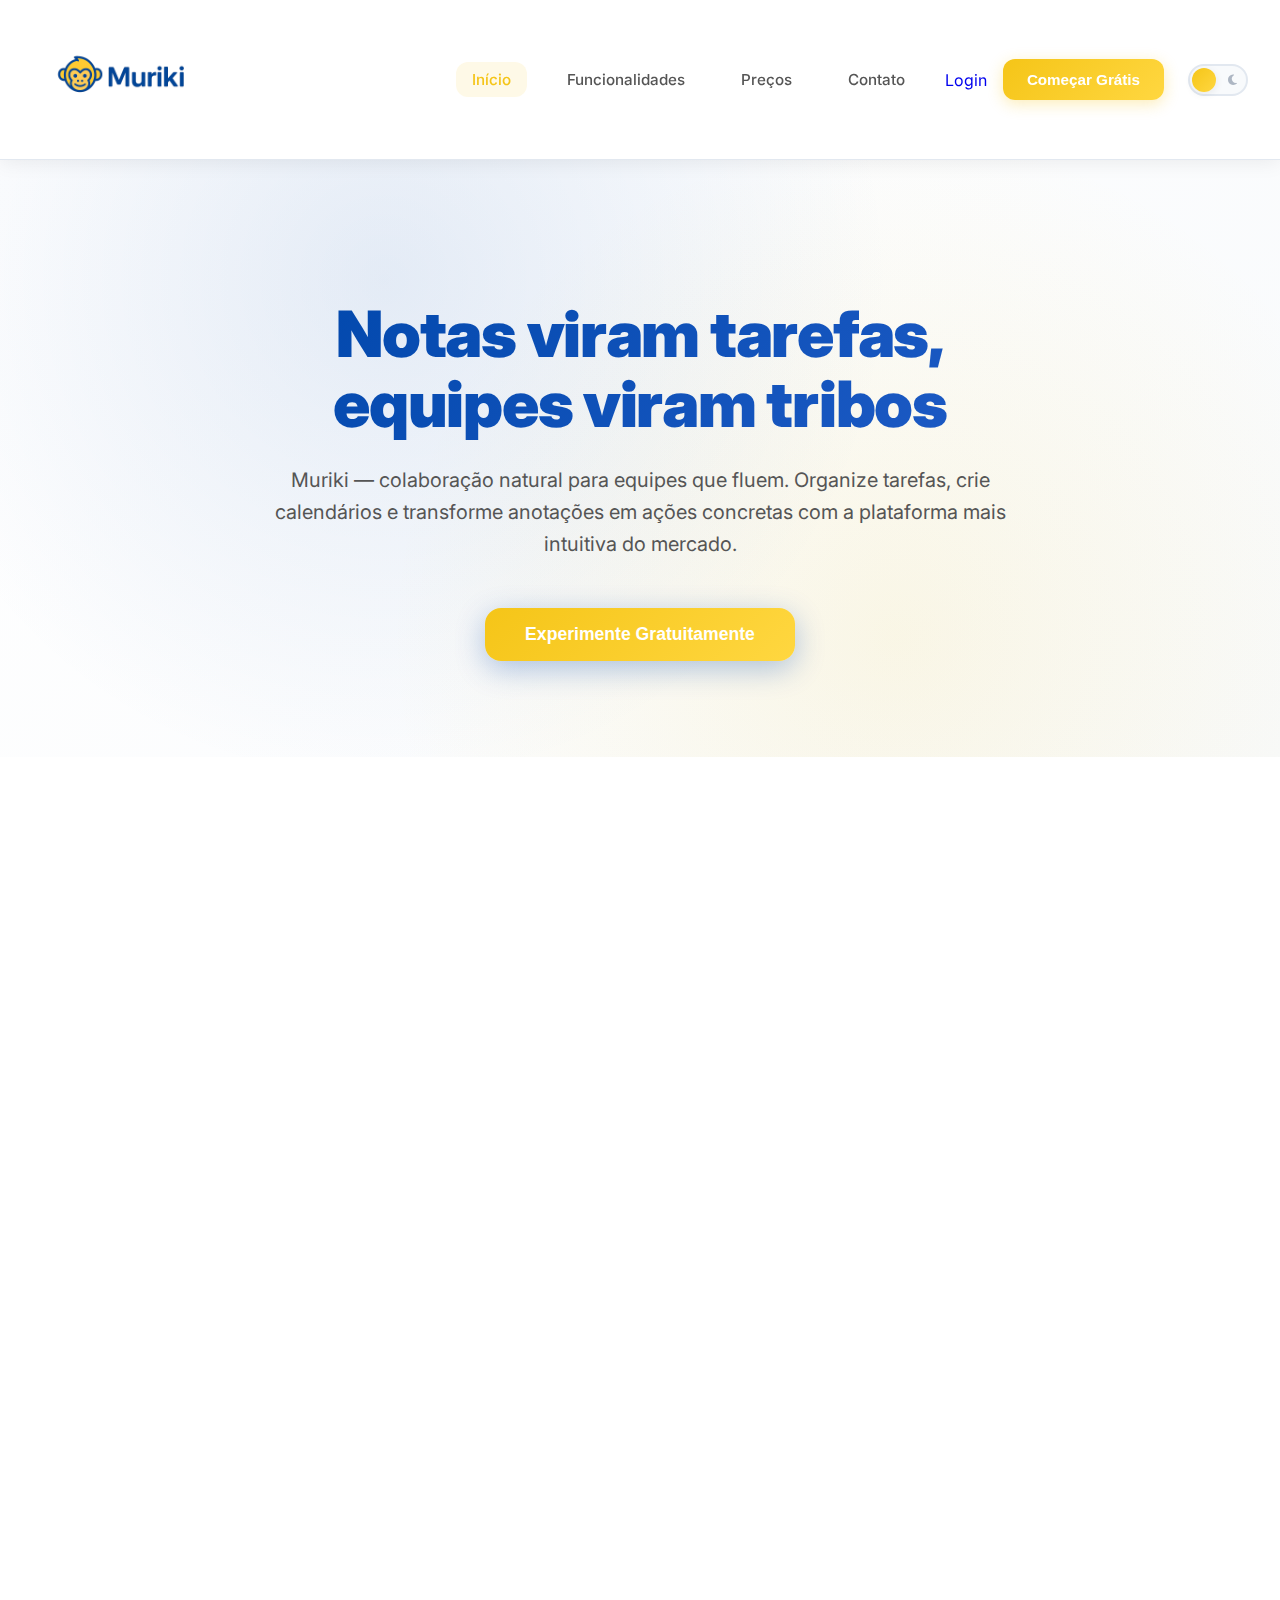
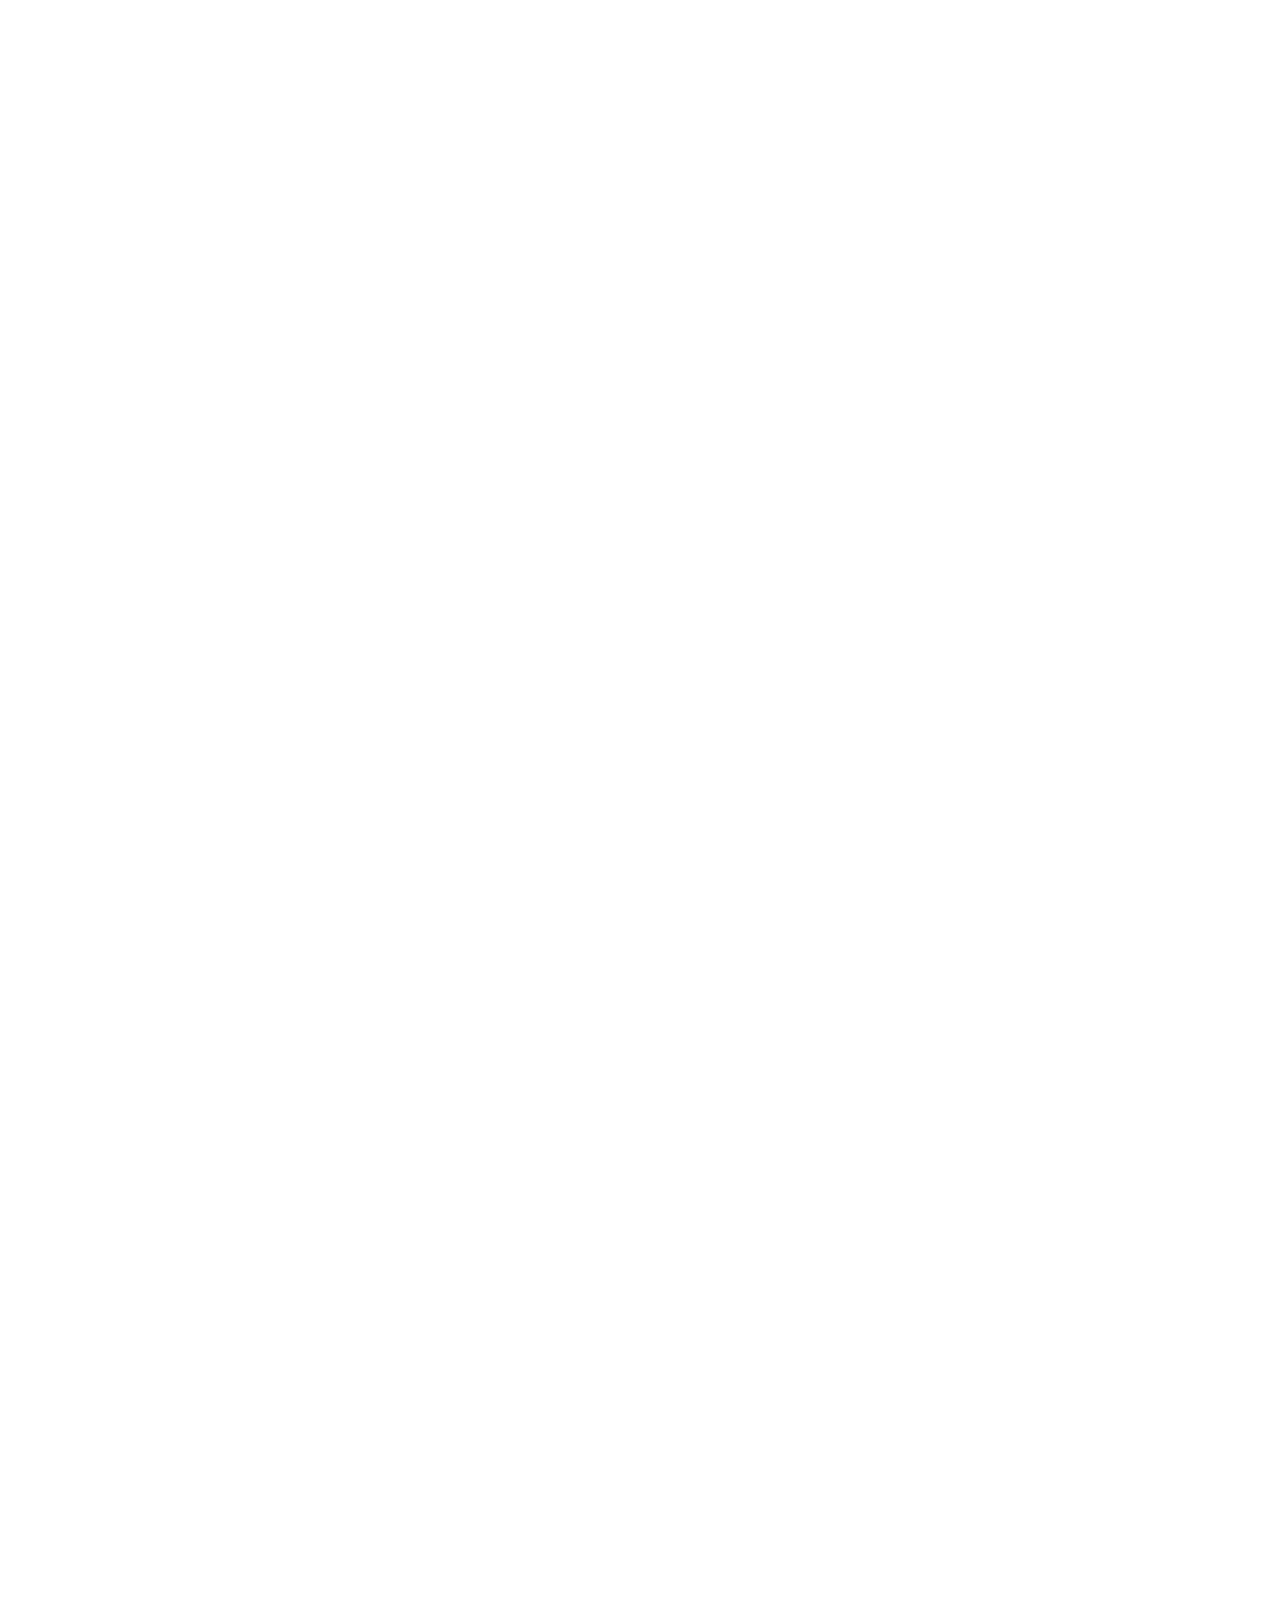
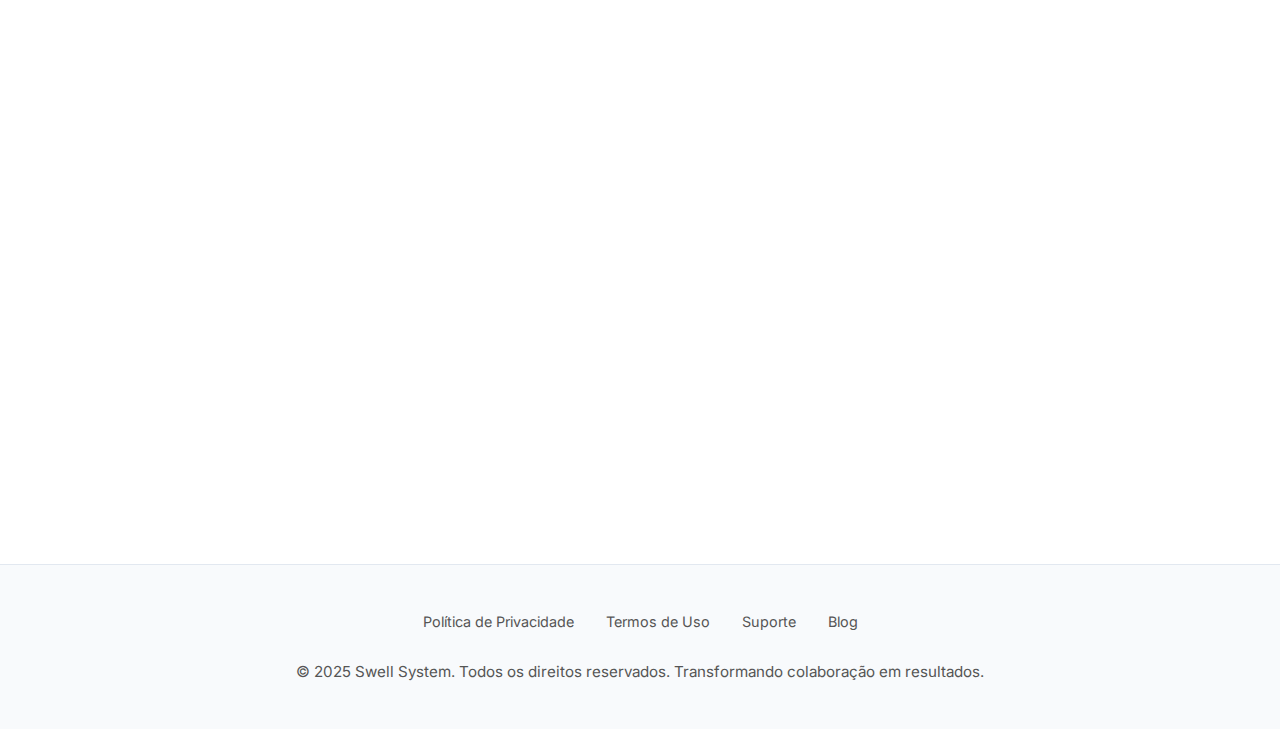
<file: index.html>
<!DOCTYPE html>
<html lang="pt-BR">

<head>
    <meta charset="UTF-8" />
    <meta name="viewport" content="width=device-width, initial-scale=1" />
    <title>Muriki — Notas viram tarefas, equipes viram tribos</title>
    <link rel="icon" href="./assets/favicon_fancy.ico" type="image/x-icon" />

    <!-- Fontes modernas -->
    <link href="https://fonts.googleapis.com/css2?family=Inter:wght@300;400;500;600;700;800;900&display=swap"
        rel="stylesheet" />
    <link href="https://cdnjs.cloudflare.com/ajax/libs/font-awesome/6.4.0/css/all.min.css" rel="stylesheet" />

    <style>
        /* RESET BÁSICO */
        *,
        *::before,
        *::after {
            box-sizing: border-box;
        }

        a {
            text-decoration: none;
        }

        body {
            margin: 0;
            font-family: 'Inter', sans-serif;
            background: var(--bg);
            color: var(--text);
            -webkit-font-smoothing: antialiased;
            -moz-osx-font-smoothing: grayscale;
            transition: background-color 0.3s ease, color 0.3s ease;
            min-height: 100vh;
            display: flex;
            flex-direction: column;
            overflow-x: hidden;
        }

        :root {
            /* LIGHT MODE */
            --primary: #0047ab;
            --primary-light: #1e5bc6;
            --primary-dark: #003285;
            --accent: #f5c518;
            --accent-light: #ffd740;
            --accent-dark: #e6b800;
            --text: #1a1a1a;
            --text-muted: #555555;
            --text-light: #777777;
            --bg: #ffffff;
            --bg-alt: #f8fafc;
            --bg-card: #ffffff;
            --radius: 12px;
            --radius-lg: 16px;
            --shadow: rgba(0, 0, 0, 0.08);
            --shadow-lg: rgba(0, 0, 0, 0.15);
            --border-color: #e2e8f0;
            --gradient-primary: linear-gradient(135deg, #0047ab 0%, #1e5bc6 100%);
            --gradient-accent: linear-gradient(135deg, #f5c518 0%, #ffd740 100%);
            --gradient-card: linear-gradient(135deg, #ffffff 0%, #f8fafc 100%);
        }

        body.dark {
            /* DARK MODE */
            --primary: #4dabf7;
            --primary-light: #74c0fc;
            --primary-dark: #339af0;
            --accent: #ffd740;
            --accent-light: #ffeb3b;
            --accent-dark: #ffc107;
            --text: #f0f0f0;
            --text-muted: #a0a0a0;
            --text-light: #888888;
            --bg: #0a0a0a;
            --bg-alt: #111111;
            --bg-card: #1a1a1a;
            --shadow: rgba(0, 0, 0, 0.3);
            --shadow-lg: rgba(0, 0, 0, 0.5);
            --border-color: #2a2a2a;
            --gradient-primary: linear-gradient(135deg, #4dabf7 0%, #74c0fc 100%);
            --gradient-accent: linear-gradient(135deg, #ffd740 0%, #ffeb3b 100%);
            --gradient-card: linear-gradient(135deg, #1a1a1a 0%, #222222 100%);
        }

        /* ANIMAÇÕES */
        @keyframes fadeInUp {
            from {
                opacity: 0;
                transform: translateY(30px);
            }

            to {
                opacity: 1;
                transform: translateY(0);
            }
        }

        @keyframes pulse {

            0%,
            100% {
                transform: scale(1);
            }

            50% {
                transform: scale(1.05);
            }
        }

        @keyframes shimmer {
            0% {
                background-position: -200px 0;
            }

            100% {
                background-position: calc(200px + 100%) 0;
            }
        }

        .animate-fade-in {
            animation: fadeInUp 0.6s ease-out;
        }

        .animate-pulse {
            animation: pulse 2s infinite;
        }

        /* HEADER */
        header {
            display: flex;
            justify-content: space-between;
            align-items: center;
            padding: 1rem 2rem;
            background: rgba(255, 255, 255, 0.95);
            backdrop-filter: blur(10px);
            box-shadow: 0 1px 20px var(--shadow);
            position: sticky;
            top: 0;
            z-index: 100;
            border-bottom: 1px solid var(--border-color);
        }

        body.dark header {
            background: rgba(10, 10, 10, 0.95);
        }

        .logo {
            font-weight: 900;
            font-size: 1.8rem;
            background: var(--gradient-primary);
            -webkit-background-clip: text;
            -webkit-text-fill-color: transparent;
            background-clip: text;
            letter-spacing: -0.02em;
            user-select: none;
            transition: all 0.3s ease;
        }

        .logo:hover {
            transform: scale(1.05);
        }


        .logo img {
            height: 120px;
        }

        .header-right {
            display: flex;
            align-items: center;
            gap: 1.5rem;
        }

        nav {
            display: flex;
            align-items: center;
            gap: 1.5rem;
        }

        nav a {
            color: var(--text-muted);
            font-weight: 500;
            font-size: 0.95rem;
            padding: 0.5rem 1rem;
            border-radius: var(--radius);
            transition: all 0.3s ease;
            position: relative;
            white-space: nowrap;
            text-decoration: none;
        }

        nav a:hover,
        nav a.active {
            color: var(--accent);
            background: rgba(245, 197, 24, 0.1);
            text-decoration: none;

        }

        body.dark nav a:hover,
        body.dark nav a.active {
            color: var(--accent);
            background: rgba(255, 215, 64, 0.1);
        }

        .auth-actions {
            display: flex;
            align-items: center;
            gap: 1rem;
        }

        /* MOBILE MENU */
        .mobile-menu-toggle {
            display: none;
            background: none;
            border: none;
            color: var(--text);
            font-size: 1.5rem;
            cursor: pointer;
            padding: 0.5rem;
            border-radius: var(--radius);
            transition: all 0.3s ease;
            z-index: 101;
        }

        .mobile-menu-toggle:hover {
            background: var(--bg-alt);
            color: var(--accent);
        }

        .mobile-menu {
            display: none;
            position: absolute;
            top: 100%;
            left: 0;
            right: 0;
            background: var(--bg-card);
            border-top: 1px solid var(--border-color);
            box-shadow: 0 4px 20px var(--shadow-lg);
            padding: 1rem;
            z-index: 99;
            border-radius: 0 0 var(--radius-lg) var(--radius-lg);
            backdrop-filter: blur(10px);
        }

        .mobile-menu.active {
            display: block;
            animation: slideDown 0.3s ease-out;
        }

        @keyframes slideDown {
            from {
                opacity: 0;
                transform: translateY(-10px);
            }

            to {
                opacity: 1;
                transform: translateY(0);
            }
        }

        .mobile-nav {
            display: flex;
            flex-direction: column;
            gap: 0.5rem;
            margin-bottom: 1rem;
        }

        .mobile-nav a {
            color: var(--text-muted);
            font-weight: 500;
            font-size: 1rem;
            padding: 0.875rem 1rem;
            border-radius: var(--radius);
            transition: all 0.3s ease;
            text-align: center;
            border: 1px solid transparent;
        }

        .mobile-nav a:hover,
        .mobile-nav a.active {
            color: var(--accent);
            background: rgba(245, 197, 24, 0.1);
            border-color: var(--accent);
            transform: translateX(4px);
        }

        body.dark .mobile-nav a:hover,
        body.dark .mobile-nav a.active {
            color: var(--accent);
            background: rgba(255, 215, 64, 0.1);
            border-color: var(--accent);
        }

        .mobile-auth {
            display: flex;
            flex-direction: column;
            gap: 0.75rem;
            padding-top: 1rem;
            border-top: 1px solid var(--border-color);
        }

        .mobile-auth a {
            text-align: center;
            padding: 0.75rem 1rem;
            color: var(--text-muted);
            font-weight: 500;
            border-radius: var(--radius);
            transition: all 0.3s ease;
            text-decoration: none;
        }

        .mobile-auth a:hover {
            color: var(--accent);
            background: rgba(245, 197, 24, 0.1);
            text-decoration: none;
        }

        body.dark .mobile-auth a:hover {
            color: var(--accent);
            background: rgba(255, 215, 64, 0.1);
        }

        .mobile-auth button {
            text-align: center;
            padding: 0.875rem 1rem;
            width: 100%;
        }

        .mobile-auth .toggle-switch {
            align-self: center;
            margin-top: 0.5rem;
        }

        .btn-primary {
            background: var(--gradient-accent);
            border: none;
            color: var(--bg);
            font-weight: 600;
            padding: 0.75rem 1.5rem;
            border-radius: var(--radius);
            cursor: pointer;
            font-size: 0.95rem;
            transition: all 0.3s ease;
            box-shadow: 0 4px 15px rgba(245, 197, 24, 0.3);
            position: relative;
            overflow: hidden;
        }

        .btn-primary:hover {
            transform: translateY(-2px);
            box-shadow: 0 8px 25px rgba(245, 197, 24, 0.4);
            background: var(--gradient-primary);
        }

        body.dark .btn-primary {
            background: var(--gradient-primary);
            box-shadow: 0 4px 15px rgba(77, 171, 247, 0.3);
        }

        body.dark .btn-primary:hover {
            background: var(--gradient-accent);
            box-shadow: 0 8px 25px rgba(255, 215, 64, 0.4);
        }

        body.dark .login-link {
            color: var(--primary);
        }

        .btn-primary:active {
            transform: translateY(0);
        }

        /* Toggle Switch */
        .toggle-switch {
            position: relative;
            width: 60px;
            height: 32px;
            display: inline-block;
        }

        .toggle-switch input {
            opacity: 0;
            width: 0;
            height: 0;
            position: absolute;
        }

        .slider {
            position: absolute;
            cursor: pointer;
            top: 0;
            left: 0;
            right: 0;
            bottom: 0;
            background: var(--bg-alt);
            border-radius: 34px;
            transition: all 0.3s ease;
            border: 2px solid var(--border-color);
            display: flex;
            align-items: center;
            justify-content: space-between;
            padding: 0 6px;
        }

        .slider:before {
            position: absolute;
            content: "";
            height: 24px;
            width: 24px;
            left: 2px;
            bottom: 2px;
            background: var(--gradient-accent);
            border-radius: 50%;
            transition: all 0.3s ease;
            box-shadow: 0 2px 8px var(--shadow);
            z-index: 2;
        }

        .theme-icon {
            font-size: 0.75rem;
            z-index: 1;
            transition: all 0.3s ease;
            width: 16px;
            height: 16px;
            display: flex;
            align-items: center;
            justify-content: center;
        }

        .sun-icon {
            color: #fbbf24;
            opacity: 1;
        }

        .moon-icon {
            color: #64748b;
            opacity: 0.5;
        }

        input:checked+.slider {
            background: var(--primary);
            border-color: var(--primary);
        }

        input:checked+.slider:before {
            transform: translateX(28px);
            background: var(--gradient-primary);
        }

        input:checked+.slider .sun-icon {
            opacity: 0.5;
            color: #64748b;
        }

        input:checked+.slider .moon-icon {
            opacity: 1;
            color: #e2e8f0;
        }

        body.dark .slider {
            background: var(--bg-alt);
            border-color: var(--border-color);
        }

        body.dark .slider:before {
            background: var(--gradient-primary);
        }

        body.dark input:checked+.slider:before {
            background: var(--gradient-accent);
        }

        /* MAIN CONTENT */
        main {
            flex-grow: 1;
            padding: 0;
        }

        .hero {
            text-align: center;
            padding: 6rem 2rem;
            background: linear-gradient(135deg, var(--bg) 0%, var(--bg-alt) 100%);
            position: relative;
            overflow: hidden;
        }

        .hero::before {
            content: '';
            position: absolute;
            top: 0;
            left: 0;
            right: 0;
            bottom: 0;
            background: radial-gradient(circle at 30% 20%, rgba(0, 71, 171, 0.1) 0%, transparent 50%),
                radial-gradient(circle at 70% 80%, rgba(245, 197, 24, 0.1) 0%, transparent 50%);
            pointer-events: none;
        }

        .hero-content {
            position: relative;
            z-index: 1;
            max-width: 800px;
            margin: 0 auto;
        }

        .hero h1 {
            font-weight: 900;
            font-size: clamp(2.5rem, 5vw, 4rem);
            line-height: 1.1;
            background: var(--gradient-primary);
            -webkit-background-clip: text;
            -webkit-text-fill-color: transparent;
            background-clip: text;
            margin-bottom: 1.5rem;
            letter-spacing: -0.02em;
        }

        .hero p {
            font-weight: 400;
            font-size: 1.25rem;
            color: var(--text-muted);
            margin-bottom: 3rem;
            line-height: 1.6;
        }

        .hero .btn-primary {
            font-size: 1.1rem;
            padding: 1rem 2.5rem;
            border-radius: var(--radius-lg);
            box-shadow: 0 8px 30px rgba(0, 71, 171, 0.3);
        }

        /* FEATURES SECTION */
        #features {
            padding: 6rem 2rem;
            background: var(--bg);
        }

        #features h2 {
            font-weight: 800;
            font-size: clamp(2rem, 4vw, 3rem);
            background: var(--gradient-primary);
            -webkit-background-clip: text;
            -webkit-text-fill-color: transparent;
            background-clip: text;
            margin-bottom: 3rem;
            text-align: center;
            letter-spacing: -0.02em;
        }

        .features-grid {
            display: grid;
            grid-template-columns: repeat(auto-fit, minmax(300px, 1fr));
            gap: 2rem;
            max-width: 1200px;
            margin: 0 auto;
        }

        .feature-card {
            background: var(--gradient-card);
            border: 1px solid var(--border-color);
            border-radius: var(--radius-lg);
            padding: 2.5rem;
            transition: all 0.4s ease;
            position: relative;
            overflow: hidden;
        }

        .feature-card::before {
            content: '';
            position: absolute;
            top: 0;
            left: 0;
            right: 0;
            height: 4px;
            background: var(--gradient-primary);
            transform: scaleX(0);
            transition: transform 0.4s ease;
        }

        .feature-card:hover::before {
            transform: scaleX(1);
        }

        .feature-card:hover {
            transform: translateY(-8px);
            box-shadow: 0 20px 40px var(--shadow-lg);
            border-color: var(--primary);
        }

        .feature-icon {
            font-size: 3rem;
            background: var(--gradient-accent);
            -webkit-background-clip: text;
            -webkit-text-fill-color: transparent;
            background-clip: text;
            margin-bottom: 1.5rem;
            display: block;
        }

        .feature-card h3 {
            font-weight: 700;
            font-size: 1.5rem;
            margin-bottom: 1rem;
            color: var(--text);
        }

        .feature-card p {
            color: var(--text-muted);
            line-height: 1.6;
            font-size: 1rem;
        }

        /* PRICING SECTION */
        #pricing {
            padding: 6rem 2rem;
            background: var(--bg-alt);
            position: relative;
        }

        #pricing::before {
            content: '';
            position: absolute;
            top: 0;
            left: 0;
            right: 0;
            bottom: 0;
            background: radial-gradient(circle at 20% 50%, rgba(0, 71, 171, 0.05) 0%, transparent 50%),
                radial-gradient(circle at 80% 50%, rgba(245, 197, 24, 0.05) 0%, transparent 50%);
            pointer-events: none;
        }

        .pricing-content {
            position: relative;
            z-index: 1;
            max-width: 1200px;
            margin: 0 auto;
        }

        #pricing h2 {
            font-weight: 800;
            font-size: clamp(2rem, 4vw, 3rem);
            background: var(--gradient-primary);
            -webkit-background-clip: text;
            -webkit-text-fill-color: transparent;
            background-clip: text;
            margin-bottom: 1rem;
            text-align: center;
            letter-spacing: -0.02em;
        }

        .pricing-subtitle {
            text-align: center;
            font-size: 1.2rem;
            color: var(--text-muted);
            margin-bottom: 4rem;
            max-width: 600px;
            margin-left: auto;
            margin-right: auto;
        }

        .plans-grid {
            display: grid;
            grid-template-columns: repeat(auto-fit, minmax(320px, 1fr));
            gap: 2rem;
            margin-top: 3rem;
        }

        .plan-card {
            background: var(--gradient-card);
            border: 2px solid var(--border-color);
            border-radius: var(--radius-lg);
            padding: 0;
            overflow: hidden;
            transition: all 0.4s ease;
            position: relative;
            box-shadow: 0 8px 30px var(--shadow);
        }

        .plan-card:hover {
            transform: translateY(-12px);
            box-shadow: 0 25px 50px var(--shadow-lg);
            border-color: var(--primary);
        }

        .plan-card.featured {
            border-color: var(--accent);
            transform: scale(1.05);
            box-shadow: 0 15px 40px rgba(245, 197, 24, 0.3);
        }

        .plan-card.featured:hover {
            transform: scale(1.05) translateY(-12px);
        }

        .plan-header {
            padding: 2rem 2rem 1rem;
            text-align: center;
            position: relative;
        }

        .plan-card.featured .plan-header::before {
            content: 'MAIS POPULAR';
            position: absolute;
            top: -1px;
            left: -1px;
            right: -1px;
            background: var(--gradient-accent);
            color: var(--bg);
            font-size: 0.75rem;
            font-weight: 700;
            padding: 0.5rem;
            text-align: center;
            letter-spacing: 0.1em;
        }

        .plan-name {
            font-size: 1.5rem;
            font-weight: 700;
            color: var(--text);
            margin-bottom: 0.5rem;
        }

        .plan-description {
            color: var(--text-muted);
            font-size: 0.95rem;
            margin-bottom: 1.5rem;
            line-height: 1.5;
        }

        .plan-price {
            display: flex;
            align-items: baseline;
            justify-content: center;
            gap: 0.5rem;
            margin-bottom: 2rem;
        }

        .price-currency {
            font-size: 1.2rem;
            font-weight: 600;
            color: var(--text-muted);
        }

        .price-amount {
            font-size: 3rem;
            font-weight: 900;
            background: var(--gradient-primary);
            -webkit-background-clip: text;
            -webkit-text-fill-color: transparent;
            background-clip: text;
            line-height: 1;
        }

        .price-period {
            font-size: 1rem;
            color: var(--text-muted);
            font-weight: 500;
        }

        .plan-features {
            padding: 0 2rem 2rem;
        }

        .features-list {
            list-style: none;
            padding: 0;
            margin: 0 0 2rem 0;
        }

        .features-list li {
            display: flex;
            align-items: center;
            gap: 0.75rem;
            padding: 0.75rem 0;
            color: var(--text);
            font-size: 0.95rem;
            border-bottom: 1px solid var(--border-color);
        }

        .features-list li:last-child {
            border-bottom: none;
        }

        .feature-icon-check {
            color: #10b981;
            font-size: 1.1rem;
            flex-shrink: 0;
        }

        .feature-icon-x {
            color: #ef4444;
            font-size: 1.1rem;
            flex-shrink: 0;
        }

        .plan-cta {
            padding: 0 2rem 2rem;
        }

        .plan-button {
            width: 100%;
            padding: 1rem 2rem;
            border: none;
            border-radius: var(--radius);
            font-weight: 600;
            font-size: 1rem;
            cursor: pointer;
            transition: all 0.3s ease;
            position: relative;
            overflow: hidden;
        }

        .plan-button.primary {
            background: var(--gradient-primary);
            color: white;
            box-shadow: 0 4px 15px rgba(0, 71, 171, 0.3);
        }

        .plan-button.primary:hover {
            transform: translateY(-2px);
            box-shadow: 0 8px 25px rgba(0, 71, 171, 0.4);
        }

        .plan-button.secondary {
            background: transparent;
            color: var(--primary);
            border: 2px solid var(--primary);
        }

        .plan-button.secondary:hover {
            background: var(--primary);
            color: white;
            transform: translateY(-2px);
        }

        .plan-button.featured {
            background: var(--gradient-accent);
            color: var(--bg);
            box-shadow: 0 4px 15px rgba(245, 197, 24, 0.3);
        }

        .plan-button.featured:hover {
            transform: translateY(-2px);
            box-shadow: 0 8px 25px rgba(245, 197, 24, 0.4);
        }

        /* CONTACT SECTION */
        .contact-section {
            padding: 6rem 2rem;
            background: var(--bg);
        }

        .contact-section h2 {
            text-align: center;
            font-weight: 800;
            font-size: clamp(2rem, 4vw, 3rem);
            background: var(--gradient-primary);
            -webkit-background-clip: text;
            -webkit-text-fill-color: transparent;
            background-clip: text;
            margin-bottom: 3rem;
            letter-spacing: -0.02em;
        }

        .contact-form {
            max-width: 600px;
            margin: 0 auto;
            display: grid;
            gap: 1.5rem;
        }

        .form-group {
            display: flex;
            flex-direction: column;
            gap: 0.5rem;
        }

        .form-label {
            font-weight: 600;
            color: var(--text);
            font-size: 0.95rem;
        }

        .form-input,
        .form-textarea {
            padding: 1rem 1.25rem;
            border: 2px solid var(--border-color);
            border-radius: var(--radius);
            font-size: 1rem;
            background: var(--bg-card);
            color: var(--text);
            transition: all 0.3s ease;
            font-family: inherit;
        }

        .form-input:focus,
        .form-textarea:focus {
            outline: none;
            border-color: var(--primary);
            box-shadow: 0 0 0 3px rgba(0, 71, 171, 0.1);
        }

        .form-textarea {
            resize: vertical;
            min-height: 120px;
        }

        /* FOOTER */
        footer {
            background: var(--bg-alt);
            padding: 3rem 2rem 2rem;
            text-align: center;
            border-top: 1px solid var(--border-color);
        }

        .footer-content {
            max-width: 1200px;
            margin: 0 auto;
        }

        .footer-text {
            color: var(--text-muted);
            font-size: 0.95rem;
            margin-bottom: 1rem;
        }

        .footer-links {
            display: flex;
            justify-content: center;
            gap: 2rem;
            margin-bottom: 2rem;
        }

        .footer-links a {
            color: var(--text-muted);
            font-size: 0.9rem;
            transition: color 0.3s ease;
        }

        .footer-links a:hover {
            color: var(--primary);
        }

        /* RESPONSIVE */
        @media (max-width: 1024px) {
            .header-right {
                gap: 1rem;
            }

            .plans-grid {
                grid-template-columns: repeat(auto-fit, minmax(280px, 1fr));
                gap: 1.5rem;
            }

            .features-grid {
                grid-template-columns: repeat(auto-fit, minmax(280px, 1fr));
                gap: 1.5rem;
            }
        }

        @media (max-width: 768px) {
            header {
                padding: 1rem;
                position: relative;
            }

            .header-right {
                gap: 0.75rem;
            }

            nav {
                display: none !important;
            }

            .mobile-menu-toggle {
                display: block !important;
                order: -1;
            }

            .auth-actions {
                gap: 0.5rem;
            }

            .auth-actions .login-link {
                display: none;
            }

            .btn-primary {
                padding: 0.5rem 1rem;
                font-size: 0.9rem;
            }

            .toggle-switch {
                width: 50px;
                height: 28px;
            }

            .slider {
                padding: 0 4px;
            }

            .slider:before {
                height: 20px;
                width: 20px;
                left: 2px;
                bottom: 2px;
            }

            input:checked+.slider:before {
                transform: translateX(22px);
            }

            .theme-icon {
                font-size: 0.65rem;
                width: 14px;
                height: 14px;
            }

            /* Mobile Menu Visibility */
            .mobile-menu {
                display: none;
                position: absolute;
                top: 100%;
                left: 0;
                right: 0;
                background: var(--bg-card);
                border-top: 1px solid var(--border-color);
                box-shadow: 0 4px 20px var(--shadow-lg);
                padding: 1rem;
                z-index: 99;
                border-radius: 0 0 var(--radius-lg) var(--radius-lg);
            }

            .mobile-menu.active {
                display: block;
                animation: slideDown 0.3s ease-out;
            }

            @keyframes slideDown {
                from {
                    opacity: 0;
                    transform: translateY(-10px);
                }

                to {
                    opacity: 1;
                    transform: translateY(0);
                }
            }

            .mobile-nav {
                display: flex;
                flex-direction: column;
                gap: 0.5rem;
                margin-bottom: 1rem;
            }

            .mobile-nav a {
                color: var(--text-muted);
                font-weight: 500;
                font-size: 1rem;
                padding: 0.875rem 1rem;
                border-radius: var(--radius);
                transition: all 0.3s ease;
                text-align: center;
                border: 1px solid transparent;
            }

            .mobile-nav a:hover,
            .mobile-nav a.active {
                color: var(--accent);
                background: rgba(245, 197, 24, 0.1);
                border-color: var(--accent);
                transform: translateX(4px);
            }

            body.dark .mobile-nav a:hover,
            body.dark .mobile-nav a.active {
                color: var(--accent);
                background: rgba(255, 215, 64, 0.1);
                border-color: var(--accent);
            }

            .mobile-auth {
                display: flex;
                flex-direction: column;
                gap: 0.75rem;
                padding-top: 1rem;
                border-top: 1px solid var(--border-color);
            }

            .mobile-auth a {
                text-align: center;
                padding: 0.75rem 1rem;
                color: var(--text-muted);
                font-weight: 500;
                border-radius: var(--radius);
                transition: all 0.3s ease;
            }

            .mobile-auth a:hover {
                color: var(--accent);
                background: rgba(245, 197, 24, 0.1);
            }

            body.dark .mobile-auth a:hover {
                color: var(--accent);
                background: rgba(255, 215, 64, 0.1);
            }

            .mobile-auth button {
                text-align: center;
                padding: 0.875rem 1rem;
                width: 100%;
            }

            .mobile-auth .toggle-switch {
                align-self: center;
                margin-top: 0.5rem;
            }

            .hero {
                padding: 3rem 1rem;
            }

            .hero h1 {
                font-size: clamp(2rem, 8vw, 3rem);
                margin-bottom: 1rem;
            }

            .hero p {
                font-size: 1.1rem;
                margin-bottom: 2rem;
            }

            .hero .btn-primary {
                font-size: 1rem;
                padding: 0.875rem 2rem;
            }

            #features,
            #pricing,
            .contact-section {
                padding: 3rem 1rem;
            }

            #features h2,
            #pricing h2,
            .contact-section h2 {
                font-size: clamp(1.75rem, 6vw, 2.5rem);
                margin-bottom: 2rem;
            }

            .pricing-subtitle {
                font-size: 1.1rem;
                margin-bottom: 2.5rem;
            }

            .plans-grid {
                grid-template-columns: 1fr;
                gap: 1.5rem;
                max-width: 400px;
                margin: 0 auto;
            }

            .plan-card {
                margin: 0;
            }

            .plan-card.featured {
                transform: none;
                order: -1;
            }

            .plan-card.featured:hover {
                transform: translateY(-8px);
            }

            .plan-header {
                padding: 1.5rem 1.5rem 1rem;
            }

            .plan-name {
                font-size: 1.25rem;
            }

            .plan-description {
                font-size: 0.9rem;
            }

            .price-amount {
                font-size: 2.5rem;
            }

            .plan-features {
                padding: 0 1.5rem 1.5rem;
            }

            .features-list li {
                font-size: 0.9rem;
                padding: 0.5rem 0;
            }

            .plan-cta {
                padding: 0 1.5rem 1.5rem;
            }

            .features-grid {
                grid-template-columns: 1fr;
                gap: 1.5rem;
            }

            .feature-card {
                padding: 2rem 1.5rem;
            }

            .feature-icon {
                font-size: 2.5rem;
            }

            .feature-card h3 {
                font-size: 1.25rem;
            }

            .contact-form {
                padding: 0 1rem;
            }

            .form-input,
            .form-textarea {
                padding: 0.875rem 1rem;
                font-size: 1rem;
            }

            .footer-links {
                flex-direction: column;
                gap: 1rem;
            }

            .footer-text {
                font-size: 0.9rem;
            }
        }

        @media (max-width: 480px) {
            header {
                padding: 0.75rem;
            }

            .logo {
                font-size: 1.5rem;
            }

            .btn-primary {
                padding: 0.5rem 0.875rem;
                font-size: 0.85rem;
            }

            .hero {
                padding: 2rem 0.75rem;
            }

            .hero h1 {
                font-size: clamp(1.75rem, 10vw, 2.5rem);
                line-height: 1.2;
            }

            .hero p {
                font-size: 1rem;
                line-height: 1.5;
            }

            .hero .btn-primary {
                padding: 0.75rem 1.5rem;
                font-size: 0.95rem;
            }

            #features,
            #pricing,
            .contact-section {
                padding: 2.5rem 0.75rem;
            }

            .plans-grid {
                max-width: 100%;
                gap: 1rem;
            }

            .plan-card {
                border-radius: var(--radius);
            }

            .plan-header {
                padding: 1.25rem 1.25rem 0.75rem;
            }

            .plan-name {
                font-size: 1.1rem;
            }

            .plan-description {
                font-size: 0.85rem;
                margin-bottom: 1rem;
            }

            .price-amount {
                font-size: 2.25rem;
            }

            .price-currency,
            .price-period {
                font-size: 0.9rem;
            }

            .plan-features {
                padding: 0 1.25rem 1.25rem;
            }

            .features-list li {
                font-size: 0.85rem;
                padding: 0.4rem 0;
            }

            .plan-cta {
                padding: 0 1.25rem 1.25rem;
            }

            .plan-button {
                padding: 0.75rem 1.5rem;
                font-size: 0.9rem;
            }

            .feature-card {
                padding: 1.5rem 1.25rem;
            }

            .feature-icon {
                font-size: 2.25rem;
                margin-bottom: 1rem;
            }

            .feature-card h3 {
                font-size: 1.1rem;
                margin-bottom: 0.75rem;
            }

            .feature-card p {
                font-size: 0.9rem;
                line-height: 1.5;
            }

            .contact-form {
                padding: 0 0.75rem;
            }

            .form-group {
                gap: 0.4rem;
            }

            .form-label {
                font-size: 0.9rem;
            }

            .form-input,
            .form-textarea {
                padding: 0.75rem 1rem;
                font-size: 0.95rem;
            }

            .form-textarea {
                min-height: 100px;
            }
        }

        /* LANDSCAPE MOBILE */
        @media (max-width: 768px) and (orientation: landscape) {
            .hero {
                padding: 2rem 1rem;
            }

            .hero h1 {
                font-size: clamp(1.5rem, 6vw, 2.5rem);
            }

            .hero p {
                font-size: 1rem;
                margin-bottom: 1.5rem;
            }

            #features,
            #pricing,
            .contact-section {
                padding: 2.5rem 1rem;
            }

            .plans-grid {
                grid-template-columns: repeat(auto-fit, minmax(250px, 1fr));
                gap: 1rem;
            }

            .features-grid {
                grid-template-columns: repeat(auto-fit, minmax(250px, 1fr));
                gap: 1rem;
            }
        }

        /* SCROLL ANIMATIONS */
        .scroll-animate {
            opacity: 0;
            transform: translateY(30px);
            transition: all 0.6s ease;
        }

        .scroll-animate.visible {
            opacity: 1;
            transform: translateY(0);
        }
    </style>
</head>

<body>
    <header>
        <button class="mobile-menu-toggle" aria-label="Menu">
            <i class="fas fa-bars"></i>
        </button>

        <div class="logo" tabindex="0" aria-label="Muriki Logo">
            <img src="./assets/logo-muriki.png" alt="Logo Muriki" />
        </div>

        <div class="header-right">
            <nav role="navigation" aria-label="Menu principal">
                <a href="#home" class="active">Início</a>
                <a href="#features">Funcionalidades</a>
                <a href="#pricing">Preços</a>
                <a href="#contact">Contato</a>
            </nav>


            <div class="auth-actions">
                <a href="#login" class="login-link">Login</a>
                <button class="btn-primary">Começar Grátis</button>
            </div>

            <label class="toggle-switch" aria-label="Alternar modo claro e escuro">
                <input type="checkbox" id="modeToggle" />
                <span class="slider">
                    <i class="fas fa-sun theme-icon sun-icon"></i>
                    <i class="fas fa-moon theme-icon moon-icon"></i>
                </span>
            </label>
        </div>

        <div class="mobile-menu" id="mobileMenu">
            <nav class="mobile-nav" role="navigation" aria-label="Menu mobile">
                <a href="#home" class="active">Início</a>
                <a href="#features">Funcionalidades</a>
                <a href="#pricing">Preços</a>
                <a href="#contact">Contato</a>
            </nav>
            <div class="mobile-auth">
                <a href="#login">Login</a>
                <button class="btn-primary">Começar Grátis</button>
                <label class="toggle-switch" aria-label="Alternar modo claro e escuro">
                    <input type="checkbox" id="modeToggleMobile" />
                    <span class="slider">
                        <i class="fas fa-sun theme-icon sun-icon"></i>
                        <i class="fas fa-moon theme-icon moon-icon"></i>
                    </span>
                </label>
            </div>
        </div>
    </header>

    <main>
        <section class="hero" id="home">
            <div class="hero-content animate-fade-in">
                <h1>Notas viram tarefas, equipes viram tribos</h1>
                <p>
                    Muriki — colaboração natural para equipes que fluem. Organize tarefas, crie calendários e transforme
                    anotações em ações concretas com a plataforma mais intuitiva do mercado.
                </p>
                <button class="btn-primary animate-pulse">Experimente Gratuitamente</button>
            </div>
        </section>

        <section id="features" class="scroll-animate">
            <h2>Funcionalidades Poderosas</h2>
            <div class="features-grid">
                <div class="feature-card">
                    <i class="fas fa-sticky-note feature-icon"></i>
                    <h3>Notas Inteligentes</h3>
                    <p>Transforme suas anotações em tarefas automaticamente. Nossa IA identifica ações e cria lembretes
                        inteligentes para você nunca esquecer nada importante.</p>
                </div>
                <div class="feature-card">
                    <i class="fas fa-users feature-icon"></i>
                    <h3>Colaboração em Tribos</h3>
                    <p>Organize sua equipe em tribos temáticas. Compartilhe conhecimento, delegue tarefas e mantenha
                        todos alinhados com ferramentas de colaboração avançadas.</p>
                </div>
                <div class="feature-card">
                    <i class="fas fa-calendar-alt feature-icon"></i>
                    <h3>Calendário Unificado</h3>
                    <p>Visualize todas as suas tarefas, reuniões e deadlines em um calendário inteligente que se
                        sincroniza com suas ferramentas favoritas.</p>
                </div>
                <div class="feature-card">
                    <i class="fas fa-chart-line feature-icon"></i>
                    <h3>Analytics Avançado</h3>
                    <p>Acompanhe a produtividade da sua equipe com relatórios detalhados, métricas de performance e
                        insights para otimizar processos.</p>
                </div>
                <div class="feature-card">
                    <i class="fas fa-mobile-alt feature-icon"></i>
                    <h3>Acesso Multiplataforma</h3>
                    <p>Trabalhe de qualquer lugar com nossos apps nativos para iOS, Android, Web e Desktop.
                        Sincronização em tempo real garantida.</p>
                </div>
                <div class="feature-card">
                    <i class="fas fa-shield-alt feature-icon"></i>
                    <h3>Segurança Enterprise</h3>
                    <p>Proteção de dados com criptografia end-to-end, compliance LGPD/GDPR e controles de acesso
                        granulares para máxima segurança.</p>
                </div>
            </div>
        </section>

        <section id="pricing" class="scroll-animate">
            <div class="pricing-content">
                <h2>Planos que Crescem com Você</h2>
                <p class="pricing-subtitle">
                    Escolha o plano ideal para sua equipe. Todos os planos incluem suporte 24/7 e atualizações
                    gratuitas.
                </p>

                <div class="plans-grid">
                    <!-- Plano Gratuito -->
                    <div class="plan-card">
                        <div class="plan-header">
                            <h3 class="plan-name">Starter</h3>
                            <p class="plan-description">Perfeito para indivíduos e pequenos projetos</p>
                            <div class="plan-price">
                                <span class="price-currency">R$</span>
                                <span class="price-amount">0</span>
                                <span class="price-period">/mês</span>
                            </div>
                        </div>
                        <div class="plan-features">
                            <ul class="features-list">
                                <li>
                                    <i class="fas fa-check feature-icon-check"></i>
                                    Até 3 projetos ativos
                                </li>
                                <li>
                                    <i class="fas fa-check feature-icon-check"></i>
                                    Notas e tarefas básicas
                                </li>
                                <li>
                                    <i class="fas fa-check feature-icon-check"></i>
                                    Sincronização em tempo real
                                </li>
                                <li>
                                    <i class="fas fa-times feature-icon-x"></i>
                                    Colaboração em equipe
                                </li>
                                <li>
                                    <i class="fas fa-times feature-icon-x"></i>
                                    Analytics avançado
                                </li>
                                <li>
                                    <i class="fas fa-times feature-icon-x"></i>
                                    Integrações premium
                                </li>
                            </ul>
                        </div>
                        <div class="plan-cta">
                            <button class="plan-button secondary">Começar Grátis</button>
                        </div>
                    </div>

                    <!-- Plano Pro (Mais Popular) -->
                    <div class="plan-card featured">
                        <div class="plan-header">
                            <h3 class="plan-name">Professional</h3>
                            <p class="plan-description">Ideal para equipes produtivas e empresas em crescimento</p>
                            <div class="plan-price">
                                <span class="price-currency">R$</span>
                                <span class="price-amount">49</span>
                                <span class="price-period">/mês</span>
                            </div>
                        </div>
                        <div class="plan-features">
                            <ul class="features-list">
                                <li>
                                    <i class="fas fa-check feature-icon-check"></i>
                                    Projetos ilimitados
                                </li>

                                <li>
                                    <i class="fas fa-check feature-icon-check"></i>
                                    Colaboração para até 15 membros
                                </li>
                                <li>
                                    <i class="fas fa-check feature-icon-check"></i>
                                    Analytics e relatórios
                                </li>
                                <li>
                                    <i class="fas fa-check feature-icon-check"></i>
                                    Integrações com 50+ apps
                                </li>
                                <li>
                                    <i class="fas fa-check feature-icon-check"></i>
                                    Automações avançadas
                                </li>
                                <li>
                                    <i class="fas fa-check feature-icon-check"></i>
                                    Suporte prioritário
                                </li>
                            </ul>
                        </div>
                        <div class="plan-cta">
                            <button class="plan-button featured">Teste 14 Dias Grátis</button>
                        </div>
                    </div>

                    <!-- Plano Enterprise -->
                    <div class="plan-card">
                        <div class="plan-header">
                            <h3 class="plan-name">Enterprise</h3>
                            <p class="plan-description">Solução completa para grandes organizações</p>
                            <div class="plan-price">
                                <span class="price-currency">R$</span>
                                <span class="price-amount">149</span>
                                <span class="price-period">/mês</span>
                            </div>
                        </div>
                        <div class="plan-features">
                            <ul class="features-list">
                                <li>
                                    <i class="fas fa-check feature-icon-check"></i>
                                    Tudo do plano Professional
                                </li>
                                <li>
                                    <i class="fas fa-check feature-icon-check"></i>
                                    Membros ilimitados
                                </li>
                                <li>
                                    <i class="fas fa-check feature-icon-check"></i>
                                    SSO e controles avançados
                                </li>
                                <li>
                                    <i class="fas fa-check feature-icon-check"></i>
                                    API personalizada
                                </li>
                                <li>
                                    <i class="fas fa-check feature-icon-check"></i>
                                    Gerente de conta dedicado
                                </li>
                                <li>
                                    <i class="fas fa-check feature-icon-check"></i>
                                    SLA 99.9% uptime
                                </li>
                            </ul>
                        </div>
                        <div class="plan-cta">
                            <button class="plan-button primary">Falar com Vendas</button>
                        </div>
                    </div>
                </div>
            </div>
        </section>

        <section class="contact-section scroll-animate" id="contact">
            <h2>Entre em Contato</h2>
            <form class="contact-form">
                <div class="form-group">
                    <label class="form-label" for="name">Nome Completo</label>
                    <input type="text" id="name" class="form-input" placeholder="Seu nome completo" required>
                </div>
                <div class="form-group">
                    <label class="form-label" for="email">E-mail</label>
                    <input type="email" id="email" class="form-input" placeholder="seu@email.com" required>
                </div>
                <div class="form-group">
                    <label class="form-label" for="company">Empresa</label>
                    <input type="text" id="company" class="form-input" placeholder="Nome da sua empresa">
                </div>
                <div class="form-group">
                    <label class="form-label" for="message">Mensagem</label>
                    <textarea id="message" class="form-textarea" placeholder="Como podemos ajudar você?"
                        required></textarea>
                </div>
                <button type="submit" class="btn-primary">Enviar Mensagem</button>
            </form>
        </section>
    </main>

    <footer>
        <div class="footer-content">
            <div class="footer-links">
                <a href="#privacy">Política de Privacidade</a>
                <a href="#terms">Termos de Uso</a>
                <a href="#support">Suporte</a>
                <a href="#blog">Blog</a>
            </div>
            <p class="footer-text">
                © 2025 Swell System. Todos os direitos reservados. Transformando colaboração em resultados.
            </p>
        </div>
    </footer>

    <script>
        // Toggle Dark Mode
        const modeToggle = document.getElementById('modeToggle');
        const modeToggleMobile = document.getElementById('modeToggleMobile');
        const body = document.body;

        // Check for saved theme preference or default to light mode
        const currentTheme = localStorage.getItem('theme') || 'light';
        if (currentTheme === 'dark') {
            body.classList.add('dark');
            modeToggle.checked = true;
            modeToggleMobile.checked = true;
        }

        function toggleTheme(isDark) {
            if (isDark) {
                body.classList.add('dark');
                localStorage.setItem('theme', 'dark');
                modeToggle.checked = true;
                modeToggleMobile.checked = true;
            } else {
                body.classList.remove('dark');
                localStorage.setItem('theme', 'light');
                modeToggle.checked = false;
                modeToggleMobile.checked = false;
            }
        }

        modeToggle.addEventListener('change', function () {
            toggleTheme(this.checked);
        });

        modeToggleMobile.addEventListener('change', function () {
            toggleTheme(this.checked);
        });

        // Mobile Menu Toggle
        const mobileMenuToggle = document.querySelector('.mobile-menu-toggle');
        const mobileMenu = document.getElementById('mobileMenu');
        const mobileMenuIcon = mobileMenuToggle.querySelector('i');

        mobileMenuToggle.addEventListener('click', function () {
            mobileMenu.classList.toggle('active');

            // Toggle icon
            if (mobileMenu.classList.contains('active')) {
                mobileMenuIcon.classList.remove('fa-bars');
                mobileMenuIcon.classList.add('fa-times');
            } else {
                mobileMenuIcon.classList.remove('fa-times');
                mobileMenuIcon.classList.add('fa-bars');
            }
        });

        // Close mobile menu when clicking on links
        document.querySelectorAll('.mobile-nav a').forEach(link => {
            link.addEventListener('click', function () {
                mobileMenu.classList.remove('active');
                mobileMenuIcon.classList.remove('fa-times');
                mobileMenuIcon.classList.add('fa-bars');
            });
        });

        // Close mobile menu when clicking outside
        document.addEventListener('click', function (e) {
            if (!mobileMenuToggle.contains(e.target) && !mobileMenu.contains(e.target)) {
                mobileMenu.classList.remove('active');
                mobileMenuIcon.classList.remove('fa-times');
                mobileMenuIcon.classList.add('fa-bars');
            }
        });

        // Smooth scrolling for navigation links
        document.querySelectorAll('a[href^="#"]').forEach(anchor => {
            anchor.addEventListener('click', function (e) {
                e.preventDefault();
                const target = document.querySelector(this.getAttribute('href'));
                if (target) {
                    target.scrollIntoView({
                        behavior: 'smooth',
                        block: 'start'
                    });
                }
            });
        });

        // Scroll animations
        const observerOptions = {
            threshold: 0.1,
            rootMargin: '0px 0px -50px 0px'
        };

        const observer = new IntersectionObserver((entries) => {
            entries.forEach(entry => {
                if (entry.isIntersecting) {
                    entry.target.classList.add('visible');
                }
            });
        }, observerOptions);

        document.querySelectorAll('.scroll-animate').forEach(el => {
            observer.observe(el);
        });

        // Active navigation highlighting
        window.addEventListener('scroll', () => {
            const sections = document.querySelectorAll('section[id]');
            const navLinks = document.querySelectorAll('nav a[href^="#"]');

            let current = '';
            sections.forEach(section => {
                const sectionTop = section.offsetTop;
                const sectionHeight = section.clientHeight;
                if (scrollY >= (sectionTop - 200)) {
                    current = section.getAttribute('id');
                }
            });

            navLinks.forEach(link => {
                link.classList.remove('active');
                if (link.getAttribute('href') === `#${current}`) {
                    link.classList.add('active');
                }
            });
        });

        // Form submission
        document.querySelector('.contact-form').addEventListener('submit', function (e) {
            e.preventDefault();

            // Get form data
            const formData = new FormData(this);
            const data = Object.fromEntries(formData);

            // Simulate form submission
            const submitButton = this.querySelector('button[type="submit"]');
            const originalText = submitButton.textContent;

            submitButton.textContent = 'Enviando...';
            submitButton.disabled = true;

            setTimeout(() => {
                alert('Mensagem enviada com sucesso! Entraremos em contato em breve.');
                this.reset();
                submitButton.textContent = originalText;
                submitButton.disabled = false;
            }, 2000);
        });

        // Plan button interactions
        document.querySelectorAll('.plan-button').forEach(button => {
            button.addEventListener('click', function () {
                const planName = this.closest('.plan-card').querySelector('.plan-name').textContent;

                if (this.textContent.includes('Grátis')) {
                    alert(`Redirecionando para criação de conta gratuita do plano ${planName}...`);
                } else if (this.textContent.includes('Teste')) {
                    alert(`Iniciando teste gratuito de 14 dias do plano ${planName}...`);
                } else if (this.textContent.includes('Vendas')) {
                    alert(`Redirecionando para contato com vendas para o plano ${planName}...`);
                }
            });
        });

        // Add loading animation to buttons
        document.querySelectorAll('.btn-primary, .plan-button').forEach(button => {
            button.addEventListener('click', function () {
                if (!this.classList.contains('loading')) {
                    this.classList.add('loading');
                    setTimeout(() => {
                        this.classList.remove('loading');
                    }, 2000);
                }
            });
        });

        // Redirecionamento ao clicar em Login
        document.querySelectorAll('.login-link').forEach(link => {
            link.addEventListener('click', function (e) {
                e.preventDefault();
                window.location.href = 'https://platform.muriki.app';
            });
        });
    </script>
</body>
</file>
